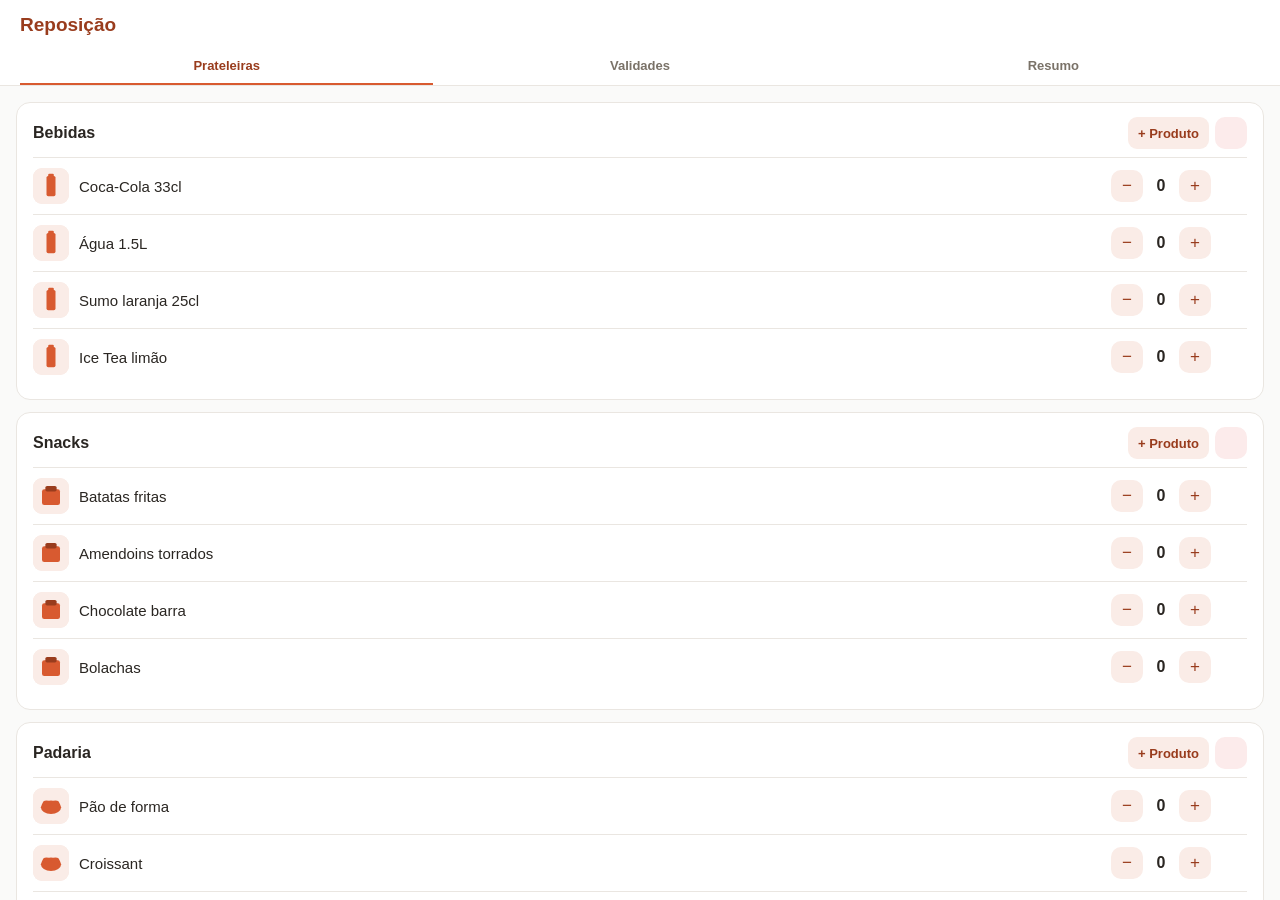
<file: index.html>
<!DOCTYPE html>
<html lang="pt">
<head>
<meta charset="UTF-8">
<meta name="viewport" content="width=device-width, initial-scale=1, viewport-fit=cover">
<title>Reposição</title>
<meta name="theme-color" content="#D85A30">
<link rel="manifest" href="manifest.json">
<link rel="apple-touch-icon" href="icons/icon-192.png">
<meta name="apple-mobile-web-app-capable" content="yes">
<meta name="apple-mobile-web-app-status-bar-style" content="black-translucent">
<link rel="stylesheet" href="style.css">
</head>
<body>
<header class="topbar">
  <h1>Reposição</h1>
  <div class="tabs">
    <button class="tab-btn active" data-tab="prateleiras">Prateleiras</button>
    <button class="tab-btn" data-tab="validades">Validades</button>
    <button class="tab-btn" data-tab="resumo">Resumo</button>
  </div>
</header>

<main id="app"></main>

<div id="toast" class="toast" hidden></div>

<script src="seed.js"></script>
<script src="app.js"></script>
</body>
</html>
</file>
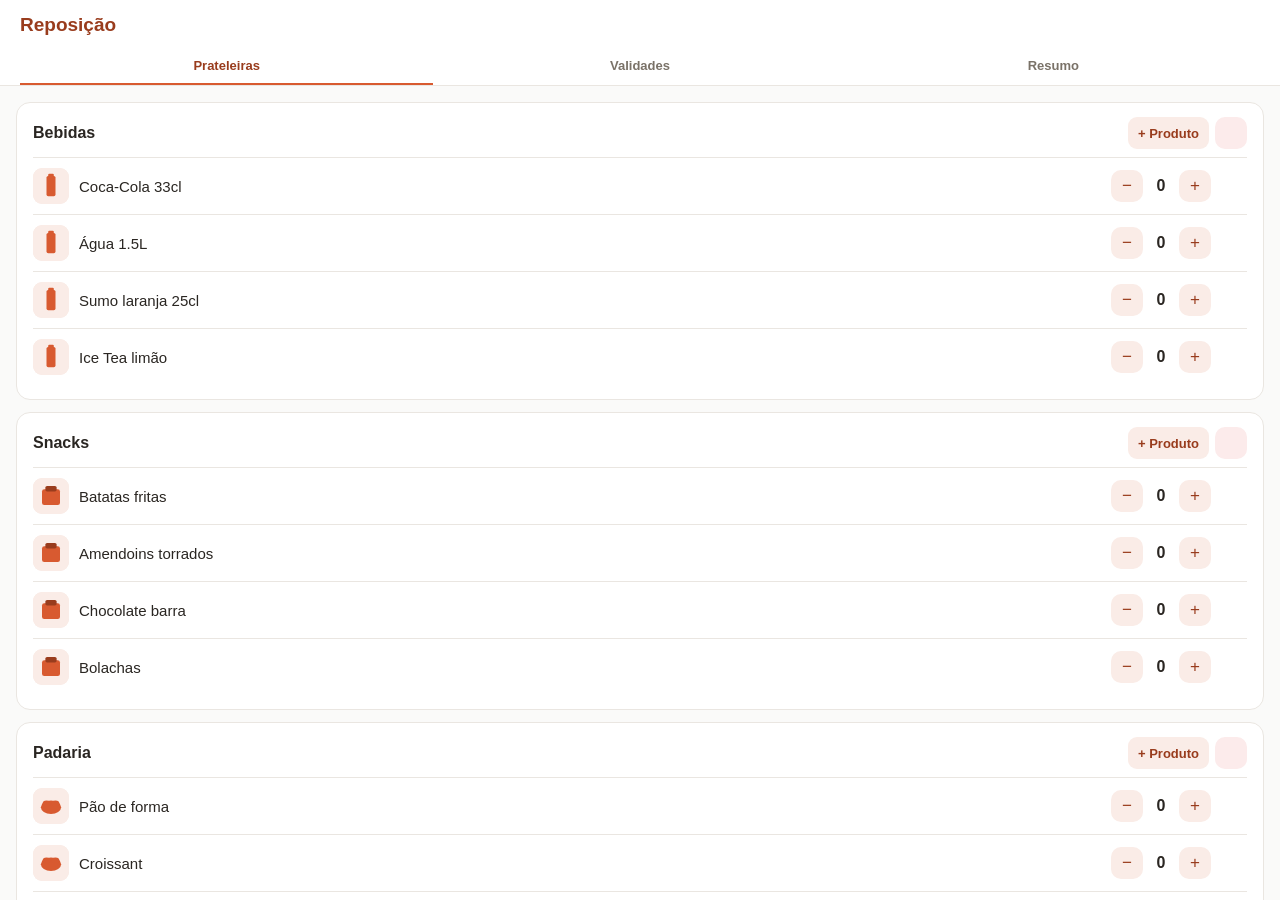
<file: reposicao-single.html>
<!DOCTYPE html>
<html lang="pt">
<head>
<meta charset="UTF-8">
<meta name="viewport" content="width=device-width, initial-scale=1, viewport-fit=cover">
<title>Reposição</title>
<meta name="theme-color" content="#D85A30">
<meta name="apple-mobile-web-app-capable" content="yes">
<meta name="apple-mobile-web-app-status-bar-style" content="black-translucent">
<link rel="manifest" href="[data-uri]">
<style>
:root {
  --bg: #FAFAF9;
  --surface: #FFFFFF;
  --surface-muted: #FAECE7;
  --border: #EAE6E1;
  --text: #2A2622;
  --text-secondary: #7A7268;
  --accent: #D85A30;
  --accent-dark: #993C1D;
  --accent-bg: #FAECE7;
  --danger: #A32D2D;
  --danger-bg: #FCEBEB;
  --warning: #854F0B;
  --warning-bg: #FAEEDA;
  --success: #27500A;
  --success-bg: #EAF3DE;
  --radius: 14px;
  color-scheme: light;
}

* { box-sizing: border-box; -webkit-tap-highlight-color: transparent; }

html, body {
  margin: 0;
  height: 100%;
  background: var(--bg);
  color: var(--text);
  font-family: -apple-system, BlinkMacSystemFont, "Segoe UI", Roboto, sans-serif;
}

body {
  display: flex;
  flex-direction: column;
  min-height: 100vh;
  padding-bottom: env(safe-area-inset-bottom);
}

.topbar {
  padding: calc(env(safe-area-inset-top) + 14px) 20px 0;
  background: var(--surface);
  border-bottom: 0.5px solid var(--border);
  position: sticky;
  top: 0;
  z-index: 5;
}
.topbar h1 { font-size: 19px; font-weight: 700; margin: 0 0 12px; color: var(--accent-dark); }

.tabs { display: flex; }
.tab-btn {
  flex: 1;
  border: none;
  background: none;
  padding: 10px 0;
  font-size: 13px;
  font-weight: 600;
  color: var(--text-secondary);
  border-bottom: 2px solid transparent;
  font-family: inherit;
}
.tab-btn.active { color: var(--accent-dark); border-bottom-color: var(--accent); }

main#app {
  flex: 1;
  padding: 16px 16px 40px;
  overflow-y: auto;
}

.card {
  background: var(--surface);
  border: 0.5px solid var(--border);
  border-radius: var(--radius);
  padding: 14px 16px;
  margin-bottom: 12px;
}
.card-head {
  display: flex;
  justify-content: space-between;
  align-items: center;
  margin-bottom: 8px;
}
.card-head h3 { font-size: 16px; font-weight: 600; margin: 0; }
.head-actions { display: flex; gap: 6px; }

.icon-btn {
  border: none;
  background: var(--surface-muted);
  border-radius: 10px;
  width: 32px;
  height: 32px;
  display: flex;
  align-items: center;
  justify-content: center;
  font-size: 15px;
  color: var(--accent-dark);
  padding: 0;
}
.icon-btn:active { transform: scale(0.94); }
.icon-btn.danger { color: var(--danger); background: var(--danger-bg); }

.product-row, .batch-row {
  display: flex;
  align-items: center;
  padding: 10px 0;
  border-top: 0.5px solid var(--border);
  gap: 10px;
}
.thumb {
  width: 36px; height: 36px; border-radius: 9px; object-fit: cover; flex-shrink: 0;
  background: var(--surface-muted);
}
.thumb-placeholder {
  width: 36px; height: 36px; border-radius: 9px; flex-shrink: 0;
  background: var(--surface-muted); display: flex; align-items: center; justify-content: center;
  color: var(--accent-dark); font-size: 15px; cursor: pointer; border: none;
}
.pname { font-size: 15px; flex: 1; min-width: 0; overflow-wrap: anywhere; }
.qty-controls { display: flex; align-items: center; gap: 8px; flex-shrink: 0; }
.qty-btn {
  width: 32px; height: 32px; border-radius: 10px; border: none;
  background: var(--surface-muted); font-size: 17px; color: var(--accent-dark);
  display: flex; align-items: center; justify-content: center; padding: 0;
}
.qty-btn:active { transform: scale(0.92); }
.qty-value { min-width: 20px; text-align: center; font-size: 16px; font-weight: 600; }
.del-x { width: 28px; height: 28px; border: none; background: none; color: var(--text-secondary); font-size: 15px; padding: 0; }

.add-full-btn {
  width: 100%; padding: 13px; border-radius: var(--radius); border: 0.5px dashed var(--accent);
  background: var(--surface); color: var(--accent-dark); font-size: 15px; font-weight: 600; margin-bottom: 16px;
}
.add-full-btn:active { background: var(--accent-bg); }

.add-product-btn {
  font-size: 13px; color: var(--accent-dark); background: var(--accent-bg); border: none;
  border-radius: 9px; padding: 6px 10px; font-weight: 600; display: flex; align-items: center; gap: 4px;
}

.clear-btn {
  width: 100%; padding: 13px; border-radius: var(--radius); border: 0.5px solid var(--danger);
  background: var(--danger-bg); color: var(--danger); font-size: 15px; font-weight: 600;
}

.empty-state { text-align: center; padding: 60px 20px; color: var(--text-secondary); }
.empty-state p { font-size: 15px; margin: 4px 0; }
.empty-state .title { font-size: 17px; font-weight: 600; color: var(--text); }

.summary-group { margin-bottom: 18px; }
.summary-group h3 {
  font-size: 12px; text-transform: uppercase; letter-spacing: 0.03em;
  color: var(--text-secondary); font-weight: 700; margin: 0 0 6px;
}
.summary-row {
  display: flex; justify-content: space-between; padding: 10px 14px;
  background: var(--surface); border: 0.5px solid var(--border); border-radius: 10px;
  margin-bottom: 6px; font-size: 15px;
}
.summary-row .val { font-weight: 700; color: var(--accent-dark); }

.batch-group-label {
  font-size: 12px; color: var(--text-secondary); font-weight: 700;
  text-transform: uppercase; letter-spacing: 0.03em; margin: 16px 0 6px;
}
.batch-card {
  display: flex; align-items: center; gap: 10px; background: var(--surface);
  border: 0.5px solid var(--border); border-radius: 12px; padding: 10px 12px; margin-bottom: 8px;
}
.batch-info { flex: 1; min-width: 0; }
.batch-info .qty { font-size: 14px; margin: 0; }
.batch-info .date { font-size: 12px; color: var(--text-secondary); margin: 2px 0 0; }
.badge { font-size: 11px; font-weight: 700; padding: 4px 10px; border-radius: 20px; white-space: nowrap; }

.hidden { display: none !important; }
input[type=file] { display: none; }

dialog {
  border: none; border-radius: var(--radius); padding: 0;
  width: min(340px, calc(100vw - 48px)); background: var(--surface); color: var(--text);
}
dialog::backdrop { background: rgba(0,0,0,0.4); }
.dialog-inner { padding: 20px; }
.dialog-inner p.dtitle { font-size: 15px; margin: 0 0 4px; font-weight: 600; }
.dialog-inner label { font-size: 12px; color: var(--text-secondary); display: block; margin: 10px 0 4px; }
.dialog-inner input[type=text], .dialog-inner input[type=number], .dialog-inner input[type=date] {
  width: 100%; padding: 11px 12px; border-radius: 10px; border: 0.5px solid var(--border);
  background: var(--surface-muted); color: var(--text); font-size: 15px;
}
.dialog-actions { display: flex; gap: 10px; margin-top: 18px; }
.dialog-actions button {
  flex: 1; padding: 11px; border-radius: 10px; border: none;
  background: var(--surface-muted); color: var(--text); font-size: 15px; font-weight: 600;
}
.dialog-actions button.primary { background: var(--accent); color: #fff; }
.dialog-actions button.danger { background: var(--danger); color: #fff; }
.img-picker-row { display: flex; align-items: center; gap: 12px; margin-top: 10px; }
.img-preview { width: 56px; height: 56px; border-radius: 12px; object-fit: cover; background: var(--surface-muted); }
.img-pick-btn {
  padding: 9px 14px; border-radius: 10px; border: none; background: var(--accent-bg);
  color: var(--accent-dark); font-size: 13px; font-weight: 600;
}

.toast {
  position: fixed; bottom: 20px; left: 50%; transform: translateX(-50%);
  background: var(--text); color: #fff; padding: 10px 18px; border-radius: 20px; font-size: 13px; z-index: 20;
}

</style>
</head>
<body>
<header class="topbar">
  <h1>Reposição</h1>
  <div class="tabs">
    <button class="tab-btn active" data-tab="prateleiras">Prateleiras</button>
    <button class="tab-btn" data-tab="validades">Validades</button>
    <button class="tab-btn" data-tab="resumo">Resumo</button>
  </div>
</header>

<main id="app"></main>

<div id="toast" class="toast" hidden></div>

<script>
const SEED_DATA = {"nextGroupId": 6, "nextProductId": 16, "nextBatchId": 1, "groups": [{"id": 1, "name": "Bebidas", "products": [{"id": 1, "name": "Coca-Cola 33cl", "qty": 0, "img": "[data-uri]"}, {"id": 2, "name": "Água 1.5L", "qty": 0, "img": "[data-uri]"}, {"id": 3, "name": "Sumo laranja 25cl", "qty": 0, "img": "[data-uri]"}, {"id": 4, "name": "Ice Tea limão", "qty": 0, "img": "[data-uri]"}]}, {"id": 2, "name": "Snacks", "products": [{"id": 5, "name": "Batatas fritas", "qty": 0, "img": "[data-uri]"}, {"id": 6, "name": "Amendoins torrados", "qty": 0, "img": "[data-uri]"}, {"id": 7, "name": "Chocolate barra", "qty": 0, "img": "[data-uri]"}, {"id": 8, "name": "Bolachas", "qty": 0, "img": "[data-uri]"}]}, {"id": 3, "name": "Padaria", "products": [{"id": 9, "name": "Pão de forma", "qty": 0, "img": "[data-uri]"}, {"id": 10, "name": "Croissant", "qty": 0, "img": "[data-uri]"}, {"id": 11, "name": "Bola de Berlim", "qty": 0, "img": "[data-uri]"}]}, {"id": 4, "name": "Higiene", "products": [{"id": 12, "name": "Lenços de papel", "qty": 0, "img": "[data-uri]"}, {"id": 13, "name": "Gel desinfetante", "qty": 0, "img": "[data-uri]"}]}, {"id": 5, "name": "Café e bebidas quentes", "products": [{"id": 14, "name": "Café embalado", "qty": 0, "img": "[data-uri]"}, {"id": 15, "name": "Chocolate quente pó", "qty": 0, "img": "[data-uri]"}]}], "batches": []};
const STORAGE_KEY = 'reposicao-data-v2';

let state = loadState();
let tab = 'prateleiras';

function loadState() {
  try {
    const raw = localStorage.getItem(STORAGE_KEY);
    if (raw) return JSON.parse(raw);
  } catch (e) {}
  return typeof SEED_DATA !== 'undefined' ? JSON.parse(JSON.stringify(SEED_DATA)) : { nextGroupId: 1, nextProductId: 1, nextBatchId: 1, groups: [], batches: [] };
}
function saveState() { localStorage.setItem(STORAGE_KEY, JSON.stringify(state)); }

function showToast(msg) {
  const t = document.getElementById('toast');
  t.textContent = msg;
  t.hidden = false;
  clearTimeout(showToast._t);
  showToast._t = setTimeout(() => { t.hidden = true; }, 1600);
}

// ---- Date helpers ----
function daysLeft(dateStr) {
  const d = new Date(dateStr + 'T00:00:00');
  const now = new Date();
  now.setHours(0, 0, 0, 0);
  return Math.round((d - now) / 86400000);
}
function statusInfo(days) {
  if (days < 0) return { bg: 'var(--danger-bg)', color: 'var(--danger)', label: 'Expirado' };
  if (days <= 5) return { bg: 'var(--danger-bg)', color: 'var(--danger)', label: days + (days === 1 ? ' dia' : ' dias') };
  if (days <= 15) return { bg: 'var(--warning-bg)', color: 'var(--warning)', label: days + ' dias' };
  return { bg: 'var(--success-bg)', color: 'var(--success)', label: days + ' dias' };
}
function fmtDate(dateStr) {
  const [y, m, d] = dateStr.split('-');
  return `${d}/${m}/${y}`;
}

// ---- Image helper ----
function fileToDataUrl(file, cb) {
  const reader = new FileReader();
  reader.onload = () => cb(reader.result);
  reader.readAsDataURL(file);
}

// ---- Dialogs ----
function openDialog(innerHtml, wire) {
  const dlg = document.createElement('dialog');
  dlg.innerHTML = `<div class="dialog-inner">${innerHtml}</div>`;
  document.body.appendChild(dlg);
  dlg.showModal();
  const close = () => { dlg.close(); dlg.remove(); };
  wire(dlg, close);
  return dlg;
}

function openConfirmDialog({ title, confirmLabel = 'Apagar', onConfirm }) {
  openDialog(`
    <p class="dtitle">${title}</p>
    <div class="dialog-actions">
      <button data-cancel>Cancelar</button>
      <button class="danger" data-ok>${confirmLabel}</button>
    </div>`, (dlg, close) => {
    dlg.querySelector('[data-cancel]').onclick = close;
    dlg.querySelector('[data-ok]').onclick = () => { onConfirm(); close(); };
  });
}

function openGroupDialog(onConfirm) {
  openDialog(`
    <p class="dtitle">Nova prateleira</p>
    <label>Nome</label>
    <input type="text" id="f-name" placeholder="ex: Prateleira X" maxlength="40">
    <div class="dialog-actions">
      <button data-cancel>Cancelar</button>
      <button class="primary" data-ok>Adicionar</button>
    </div>`, (dlg, close) => {
    const input = dlg.querySelector('#f-name');
    input.focus();
    dlg.querySelector('[data-cancel]').onclick = close;
    dlg.querySelector('[data-ok]').onclick = () => {
      const v = input.value.trim();
      if (v) { onConfirm(v); close(); }
    };
    input.onkeydown = e => { if (e.key === 'Enter') dlg.querySelector('[data-ok]').click(); };
  });
}

function openProductDialog(onConfirm) {
  let imgData = null;
  openDialog(`
    <p class="dtitle">Novo produto</p>
    <label>Nome</label>
    <input type="text" id="f-name" placeholder="ex: Coca-Cola 33cl" maxlength="40">
    <div class="img-picker-row">
      <img class="img-preview" id="f-preview" src="" style="display:none;">
      <div class="thumb-placeholder" id="f-preview-empty" style="cursor:default;">
        <i class="ti ti-photo" aria-hidden="true"></i>
      </div>
      <button type="button" class="img-pick-btn" id="f-pick">Adicionar imagem</button>
      <input type="file" id="f-file" accept="image/*">
    </div>
    <div class="dialog-actions">
      <button data-cancel>Cancelar</button>
      <button class="primary" data-ok>Adicionar</button>
    </div>`, (dlg, close) => {
    const input = dlg.querySelector('#f-name');
    input.focus();
    dlg.querySelector('#f-pick').onclick = () => dlg.querySelector('#f-file').click();
    dlg.querySelector('#f-file').onchange = (e) => {
      const file = e.target.files[0];
      if (!file) return;
      fileToDataUrl(file, (dataUrl) => {
        imgData = dataUrl;
        dlg.querySelector('#f-preview').src = dataUrl;
        dlg.querySelector('#f-preview').style.display = 'block';
        dlg.querySelector('#f-preview-empty').style.display = 'none';
      });
    };
    dlg.querySelector('[data-cancel]').onclick = close;
    dlg.querySelector('[data-ok]').onclick = () => {
      const v = input.value.trim();
      if (v) { onConfirm(v, imgData); close(); }
    };
    input.onkeydown = e => { if (e.key === 'Enter') dlg.querySelector('[data-ok]').click(); };
  });
}

function openBatchDialog(onConfirm) {
  let imgData = null;
  const todayPlus10 = new Date(); todayPlus10.setDate(todayPlus10.getDate() + 10);
  const defaultDate = todayPlus10.toISOString().slice(0, 10);
  openDialog(`
    <p class="dtitle">Nova entrada com validade</p>
    <label>Produto</label>
    <input type="text" id="f-name" placeholder="ex: Chocolates" maxlength="40">
    <label>Quantidade</label>
    <input type="number" id="f-qty" min="1" value="1">
    <label>Validade</label>
    <input type="date" id="f-date" value="${defaultDate}">
    <div class="img-picker-row">
      <img class="img-preview" id="f-preview" src="" style="display:none;">
      <div class="thumb-placeholder" id="f-preview-empty" style="cursor:default;">
        <i class="ti ti-photo" aria-hidden="true"></i>
      </div>
      <button type="button" class="img-pick-btn" id="f-pick">Adicionar imagem</button>
      <input type="file" id="f-file" accept="image/*">
    </div>
    <div class="dialog-actions">
      <button data-cancel>Cancelar</button>
      <button class="primary" data-ok>Adicionar</button>
    </div>`, (dlg, close) => {
    const input = dlg.querySelector('#f-name');
    input.focus();
    dlg.querySelector('#f-pick').onclick = () => dlg.querySelector('#f-file').click();
    dlg.querySelector('#f-file').onchange = (e) => {
      const file = e.target.files[0];
      if (!file) return;
      fileToDataUrl(file, (dataUrl) => {
        imgData = dataUrl;
        dlg.querySelector('#f-preview').src = dataUrl;
        dlg.querySelector('#f-preview').style.display = 'block';
        dlg.querySelector('#f-preview-empty').style.display = 'none';
      });
    };
    dlg.querySelector('[data-cancel]').onclick = close;
    dlg.querySelector('[data-ok]').onclick = () => {
      const name = input.value.trim();
      const qty = Math.max(1, parseInt(dlg.querySelector('#f-qty').value) || 1);
      const date = dlg.querySelector('#f-date').value;
      if (name && date) { onConfirm(name, qty, date, imgData); close(); }
    };
  });
}

// ---- Actions ----
function addGroup(name) { state.groups.push({ id: state.nextGroupId++, name, products: [] }); saveState(); render(); }
function addProduct(groupId, name, img) {
  const g = state.groups.find(x => x.id === groupId);
  g.products.push({ id: state.nextProductId++, name, qty: 0, img: img || null });
  saveState(); render();
}
function changeQty(productId, delta) {
  state.groups.forEach(g => g.products.forEach(p => { if (p.id === productId) p.qty = Math.max(0, p.qty + delta); }));
  saveState(); render();
}
function deleteProduct(productId) {
  state.groups.forEach(g => { g.products = g.products.filter(p => p.id !== productId); });
  saveState(); render();
}
function deleteGroup(groupId) { state.groups = state.groups.filter(g => g.id !== groupId); saveState(); render(); }
function clearAllQty() { state.groups.forEach(g => g.products.forEach(p => p.qty = 0)); saveState(); showToast('Quantidades limpas'); render(); }
function addBatch(product, qty, expiry, img) {
  state.batches.push({ id: state.nextBatchId++, product, qty, expiry, img: img || null });
  saveState(); render();
}
function deleteBatch(batchId) { state.batches = state.batches.filter(b => b.id !== batchId); saveState(); render(); }

// ---- Render ----
function render() {
  document.querySelectorAll('.tab-btn').forEach(b => b.classList.toggle('active', b.dataset.tab === tab));
  const app = document.getElementById('app');
  app.innerHTML = tab === 'validades' ? renderValidades() : tab === 'resumo' ? renderResumo() : renderPrateleiras();
  attachHandlers();
}

function thumbHtml(img, size) {
  if (img) return `<img class="thumb" src="${img}" style="width:${size}px;height:${size}px;">`;
  return `<div class="thumb-placeholder" style="width:${size}px;height:${size}px;"><i class="ti ti-photo" aria-hidden="true"></i></div>`;
}

function renderPrateleiras() {
  if (!state.groups.length) {
    return `<div class="empty-state">
        <p class="title">Sem prateleiras ainda</p>
        <p>Cria a primeira prateleira para começares a marcar o que falta.</p>
      </div>
      <button class="add-full-btn" id="add-group-btn">+ Nova prateleira</button>`;
  }
  let html = '';
  state.groups.forEach(g => {
    html += `<div class="card">
      <div class="card-head">
        <h3>${escapeHtml(g.name)}</h3>
        <div class="head-actions">
          <button class="add-product-btn" data-add-product="${g.id}">+ Produto</button>
          <button class="icon-btn danger" data-del-group="${g.id}" aria-label="Apagar prateleira"><i class="ti ti-trash" aria-hidden="true"></i></button>
        </div>
      </div>`;
    if (!g.products.length) html += `<p style="font-size:13px;color:var(--text-secondary);padding:6px 0;">Sem produtos nesta prateleira.</p>`;
    g.products.forEach(p => {
      html += `<div class="product-row">
        ${thumbHtml(p.img, 36)}
        <span class="pname">${escapeHtml(p.name)}</span>
        <div class="qty-controls">
          <button class="qty-btn" data-dec="${p.id}" aria-label="Diminuir">−</button>
          <span class="qty-value">${p.qty}</span>
          <button class="qty-btn" data-inc="${p.id}" aria-label="Aumentar">+</button>
          <button class="del-x" data-del-product="${p.id}" aria-label="Apagar produto"><i class="ti ti-x" aria-hidden="true"></i></button>
        </div>
      </div>`;
    });
    html += `</div>`;
  });
  html += `<button class="add-full-btn" id="add-group-btn">+ Nova prateleira</button>`;
  html += `<button class="clear-btn" id="clear-btn">Limpar todas as quantidades</button>`;
  return html;
}

function restoreSeed() {
  if (typeof SEED_DATA === 'undefined') return;
  state = JSON.parse(JSON.stringify(SEED_DATA));
  saveState(); showToast('Produtos de exemplo repostos'); render();
}

function renderValidades() {
  if (!state.batches.length) {
    return `<div class="empty-state">
        <p class="title">Sem validades registadas</p>
        <p>Adiciona uma entrada para começares a acompanhar prazos de validade.</p>
      </div>
      <button class="add-full-btn" id="add-batch-btn">+ Nova entrada com validade</button>`;
  }
  const sorted = [...state.batches].sort((a, b) => daysLeft(a.expiry) - daysLeft(b.expiry));
  const grouped = {};
  sorted.forEach(b => { (grouped[b.product] = grouped[b.product] || []).push(b); });

  let html = '';
  Object.keys(grouped).forEach(prod => {
    html += `<p class="batch-group-label">${escapeHtml(prod)}</p>`;
    grouped[prod].forEach(b => {
      const days = daysLeft(b.expiry);
      const s = statusInfo(days);
      html += `<div class="batch-card">
        ${thumbHtml(b.img, 38)}
        <div class="batch-info">
          <p class="qty">Lote — qtd ${b.qty}</p>
          <p class="date">Validade: ${fmtDate(b.expiry)}</p>
        </div>
        <span class="badge" style="background:${s.bg};color:${s.color};">${s.label}</span>
        <button class="del-x" data-del-batch="${b.id}" aria-label="Apagar lote"><i class="ti ti-x" aria-hidden="true"></i></button>
      </div>`;
    });
  });
  html += `<button class="add-full-btn" id="add-batch-btn">+ Nova entrada com validade</button>`;
  return html;
}

function renderResumo() {
  const groupsWithItems = state.groups.map(g => ({ name: g.name, items: g.products.filter(p => p.qty > 0) })).filter(g => g.items.length);
  if (!groupsWithItems.length) {
    return `<div class="empty-state">
      <p class="title">Nada selecionado</p>
      <p>Marca quantidades nas prateleiras para veres aqui o que levar do armazém.</p>
    </div>`;
  }
  let html = '';
  groupsWithItems.forEach(g => {
    html += `<div class="summary-group"><h3>${escapeHtml(g.name)}</h3>`;
    g.items.forEach(p => { html += `<div class="summary-row"><span>${escapeHtml(p.name)}</span><span class="val">${p.qty}</span></div>`; });
    html += `</div>`;
  });
  return html;
}

function attachHandlers() {
  document.querySelectorAll('[data-inc]').forEach(b => b.onclick = () => changeQty(+b.dataset.inc, 1));
  document.querySelectorAll('[data-dec]').forEach(b => b.onclick = () => changeQty(+b.dataset.dec, -1));

  document.querySelectorAll('[data-add-product]').forEach(b => b.onclick = () => {
    const groupId = +b.dataset.addProduct;
    openProductDialog((name, img) => addProduct(groupId, name, img));
  });
  document.querySelectorAll('[data-del-product]').forEach(b => b.onclick = () => {
    const id = +b.dataset.delProduct;
    let name = '';
    state.groups.forEach(g => g.products.forEach(p => { if (p.id === id) name = p.name; }));
    openConfirmDialog({ title: `Apagar o produto "${name}"?`, onConfirm: () => deleteProduct(id) });
  });
  document.querySelectorAll('[data-del-group]').forEach(b => b.onclick = () => {
    const id = +b.dataset.delGroup;
    const g = state.groups.find(x => x.id === id);
    openConfirmDialog({ title: `Apagar a prateleira "${g.name}" e todos os seus produtos?`, onConfirm: () => deleteGroup(id) });
  });
  document.querySelectorAll('[data-del-batch]').forEach(b => b.onclick = () => {
    const id = +b.dataset.delBatch;
    openConfirmDialog({ title: 'Apagar este lote?', onConfirm: () => deleteBatch(id) });
  });

  const addGroupBtn = document.getElementById('add-group-btn');
  if (addGroupBtn) addGroupBtn.onclick = () => openGroupDialog(addGroup);

  const addBatchBtn = document.getElementById('add-batch-btn');
  if (addBatchBtn) addBatchBtn.onclick = () => openBatchDialog(addBatch);

  const clearBtn = document.getElementById('clear-btn');
  if (clearBtn) clearBtn.onclick = () => openConfirmDialog({ title: 'Limpar todas as quantidades selecionadas?', confirmLabel: 'Limpar', onConfirm: clearAllQty });
}

function escapeHtml(str) {
  const d = document.createElement('div');
  d.textContent = str;
  return d.innerHTML;
}

// ---- Navigation ----
document.querySelectorAll('.tab-btn').forEach(b => b.onclick = () => { tab = b.dataset.tab; render(); });

// ---- Service worker ----
if (false && 'serviceWorker' in navigator) {
  window.addEventListener('load', () => { navigator.serviceWorker.register('sw.js').catch(() => {}); });
}

render();

</script>
</body>
</html>
</file>
<file: style.css>
:root {
  --bg: #FAFAF9;
  --surface: #FFFFFF;
  --surface-muted: #FAECE7;
  --border: #EAE6E1;
  --text: #2A2622;
  --text-secondary: #7A7268;
  --accent: #D85A30;
  --accent-dark: #993C1D;
  --accent-bg: #FAECE7;
  --danger: #A32D2D;
  --danger-bg: #FCEBEB;
  --warning: #854F0B;
  --warning-bg: #FAEEDA;
  --success: #27500A;
  --success-bg: #EAF3DE;
  --radius: 14px;
  color-scheme: light;
}

* { box-sizing: border-box; -webkit-tap-highlight-color: transparent; }

html, body {
  margin: 0;
  height: 100%;
  background: var(--bg);
  color: var(--text);
  font-family: -apple-system, BlinkMacSystemFont, "Segoe UI", Roboto, sans-serif;
}

body {
  display: flex;
  flex-direction: column;
  min-height: 100vh;
  padding-bottom: env(safe-area-inset-bottom);
}

.topbar {
  padding: calc(env(safe-area-inset-top) + 14px) 20px 0;
  background: var(--surface);
  border-bottom: 0.5px solid var(--border);
  position: sticky;
  top: 0;
  z-index: 5;
}
.topbar h1 { font-size: 19px; font-weight: 700; margin: 0 0 12px; color: var(--accent-dark); }

.tabs { display: flex; }
.tab-btn {
  flex: 1;
  border: none;
  background: none;
  padding: 10px 0;
  font-size: 13px;
  font-weight: 600;
  color: var(--text-secondary);
  border-bottom: 2px solid transparent;
  font-family: inherit;
}
.tab-btn.active { color: var(--accent-dark); border-bottom-color: var(--accent); }

main#app {
  flex: 1;
  padding: 16px 16px 40px;
  overflow-y: auto;
}

.card {
  background: var(--surface);
  border: 0.5px solid var(--border);
  border-radius: var(--radius);
  padding: 14px 16px;
  margin-bottom: 12px;
}
.card-head {
  display: flex;
  justify-content: space-between;
  align-items: center;
  margin-bottom: 8px;
}
.card-head h3 { font-size: 16px; font-weight: 600; margin: 0; }
.head-actions { display: flex; gap: 6px; }

.icon-btn {
  border: none;
  background: var(--surface-muted);
  border-radius: 10px;
  width: 32px;
  height: 32px;
  display: flex;
  align-items: center;
  justify-content: center;
  font-size: 15px;
  color: var(--accent-dark);
  padding: 0;
}
.icon-btn:active { transform: scale(0.94); }
.icon-btn.danger { color: var(--danger); background: var(--danger-bg); }

.product-row, .batch-row {
  display: flex;
  align-items: center;
  padding: 10px 0;
  border-top: 0.5px solid var(--border);
  gap: 10px;
}
.thumb {
  width: 36px; height: 36px; border-radius: 9px; object-fit: cover; flex-shrink: 0;
  background: var(--surface-muted);
}
.thumb-placeholder {
  width: 36px; height: 36px; border-radius: 9px; flex-shrink: 0;
  background: var(--surface-muted); display: flex; align-items: center; justify-content: center;
  color: var(--accent-dark); font-size: 15px; cursor: pointer; border: none;
}
.pname { font-size: 15px; flex: 1; min-width: 0; overflow-wrap: anywhere; }
.qty-controls { display: flex; align-items: center; gap: 8px; flex-shrink: 0; }
.qty-btn {
  width: 32px; height: 32px; border-radius: 10px; border: none;
  background: var(--surface-muted); font-size: 17px; color: var(--accent-dark);
  display: flex; align-items: center; justify-content: center; padding: 0;
}
.qty-btn:active { transform: scale(0.92); }
.qty-value { min-width: 20px; text-align: center; font-size: 16px; font-weight: 600; }
.del-x { width: 28px; height: 28px; border: none; background: none; color: var(--text-secondary); font-size: 15px; padding: 0; }

.add-full-btn {
  width: 100%; padding: 13px; border-radius: var(--radius); border: 0.5px dashed var(--accent);
  background: var(--surface); color: var(--accent-dark); font-size: 15px; font-weight: 600; margin-bottom: 16px;
}
.add-full-btn:active { background: var(--accent-bg); }

.add-product-btn {
  font-size: 13px; color: var(--accent-dark); background: var(--accent-bg); border: none;
  border-radius: 9px; padding: 6px 10px; font-weight: 600; display: flex; align-items: center; gap: 4px;
}

.clear-btn {
  width: 100%; padding: 13px; border-radius: var(--radius); border: 0.5px solid var(--danger);
  background: var(--danger-bg); color: var(--danger); font-size: 15px; font-weight: 600;
}

.empty-state { text-align: center; padding: 60px 20px; color: var(--text-secondary); }
.empty-state p { font-size: 15px; margin: 4px 0; }
.empty-state .title { font-size: 17px; font-weight: 600; color: var(--text); }

.summary-group { margin-bottom: 18px; }
.summary-group h3 {
  font-size: 12px; text-transform: uppercase; letter-spacing: 0.03em;
  color: var(--text-secondary); font-weight: 700; margin: 0 0 6px;
}
.summary-row {
  display: flex; justify-content: space-between; padding: 10px 14px;
  background: var(--surface); border: 0.5px solid var(--border); border-radius: 10px;
  margin-bottom: 6px; font-size: 15px;
}
.summary-row .val { font-weight: 700; color: var(--accent-dark); }

.batch-group-label {
  font-size: 12px; color: var(--text-secondary); font-weight: 700;
  text-transform: uppercase; letter-spacing: 0.03em; margin: 16px 0 6px;
}
.batch-card {
  display: flex; align-items: center; gap: 10px; background: var(--surface);
  border: 0.5px solid var(--border); border-radius: 12px; padding: 10px 12px; margin-bottom: 8px;
}
.batch-info { flex: 1; min-width: 0; }
.batch-info .qty { font-size: 14px; margin: 0; }
.batch-info .date { font-size: 12px; color: var(--text-secondary); margin: 2px 0 0; }
.badge { font-size: 11px; font-weight: 700; padding: 4px 10px; border-radius: 20px; white-space: nowrap; }

.hidden { display: none !important; }
input[type=file] { display: none; }

dialog {
  border: none; border-radius: var(--radius); padding: 0;
  width: min(340px, calc(100vw - 48px)); background: var(--surface); color: var(--text);
}
dialog::backdrop { background: rgba(0,0,0,0.4); }
.dialog-inner { padding: 20px; }
.dialog-inner p.dtitle { font-size: 15px; margin: 0 0 4px; font-weight: 600; }
.dialog-inner label { font-size: 12px; color: var(--text-secondary); display: block; margin: 10px 0 4px; }
.dialog-inner input[type=text], .dialog-inner input[type=number], .dialog-inner input[type=date] {
  width: 100%; padding: 11px 12px; border-radius: 10px; border: 0.5px solid var(--border);
  background: var(--surface-muted); color: var(--text); font-size: 15px;
}
.dialog-actions { display: flex; gap: 10px; margin-top: 18px; }
.dialog-actions button {
  flex: 1; padding: 11px; border-radius: 10px; border: none;
  background: var(--surface-muted); color: var(--text); font-size: 15px; font-weight: 600;
}
.dialog-actions button.primary { background: var(--accent); color: #fff; }
.dialog-actions button.danger { background: var(--danger); color: #fff; }
.img-picker-row { display: flex; align-items: center; gap: 12px; margin-top: 10px; }
.img-preview { width: 56px; height: 56px; border-radius: 12px; object-fit: cover; background: var(--surface-muted); }
.img-pick-btn {
  padding: 9px 14px; border-radius: 10px; border: none; background: var(--accent-bg);
  color: var(--accent-dark); font-size: 13px; font-weight: 600;
}

.toast {
  position: fixed; bottom: 20px; left: 50%; transform: translateX(-50%);
  background: var(--text); color: #fff; padding: 10px 18px; border-radius: 20px; font-size: 13px; z-index: 20;
}
</file>
